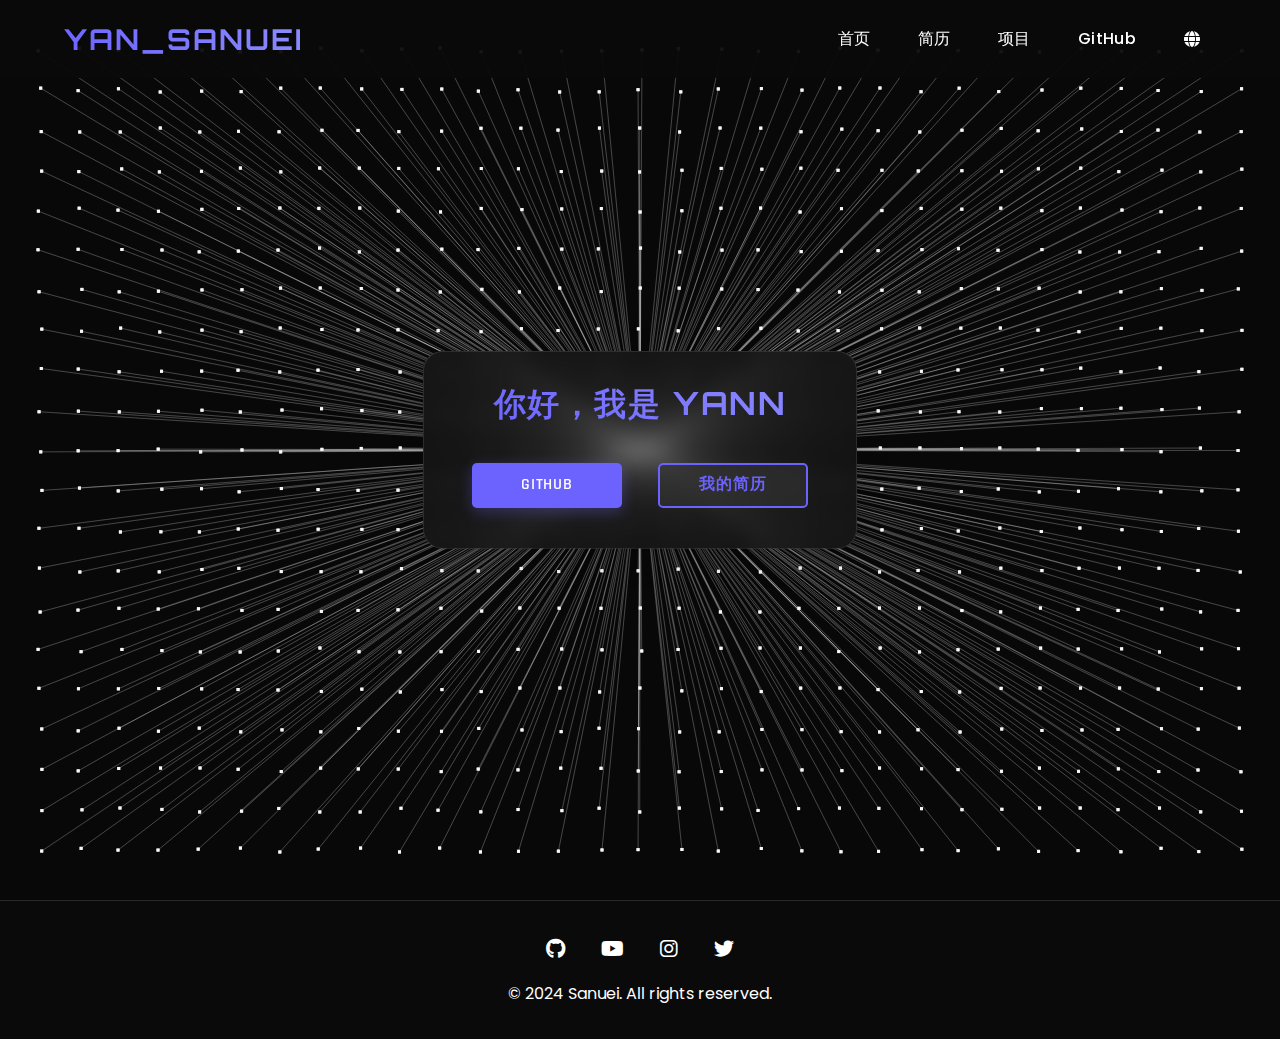
<file: index.html>
<!DOCTYPE html>
<html lang="zh">
<head>
    <!-- 基本元数据 -->
    <meta charset="UTF-8">
    <meta name="viewport" content="width=device-width, initial-scale=1.0">
    <title>Sanuei个人网站</title>
    
    <!-- 样式表引入 -->
    <link rel="stylesheet" href="css/style.css">
    <!-- Font Awesome 图标库 -->
    <link rel="stylesheet" href="https://cdnjs.cloudflare.com/ajax/libs/font-awesome/6.0.0/css/all.min.css">
</head>
<body>
    <!-- 导航栏 -->
    <nav class="navbar">
        <!-- 网站品牌/Logo -->
        <div class="nav-brand">
            <a href="index.html">Yan_Sanuei</a>
        </div>
        <!-- 移动端菜单按钮 -->
        <div class="nav-toggle" id="navToggle">
            <i class="fas fa-bars"></i>
        </div>
        <!-- 导航链接 -->
        <ul class="nav-links">
            <li><a href="index.html" data-i18n="home">首页</a></li>
            <li><a href="resume.html" data-i18n="resume">简历</a></li>
            <li><a href="projects.html" data-i18n="projects">项目</a></li>
            <li><a href="github.html" data-i18n="github">GitHub</a></li>
            <li class="language-dropdown">
                <a href="#" class="language-btn">
                    <i class="fas fa-globe"></i>
                </a>
                <div class="language-menu">
                    <a href="#" data-lang="zh" class="active">中文</a>
                    <a href="#" data-lang="en">English</a>
                    <a href="#" data-lang="ja">日本語</a>
                </div>
            </li>
        </ul>
    </nav>

    <!-- 主要内容区域 - 英雄区块 -->
    <main class="hero">
        <canvas id="heroCanvas"></canvas>
        <div class="hero-content">
            <!-- 个人介绍 -->
            <h1 data-i18n="hello">你好，我是杨尚卫 <span class="highlight">Sanuei</span></h1>
            <!-- 行动按钮 -->
            <div class="cta-buttons">
                <a href="github.html" class="btn primary" data-i18n="view-github">GitHub</a>
                <a href="resume.html" class="btn secondary" data-i18n="view-resume">我的简历</a>
            </div>

        </div>
    </main>

    <!-- 页脚区域 -->
    <footer>
        <!-- 社交媒体链接 -->
        <div class="social-links">
            <a href="https://github.com/Sanuei" target="_blank" rel="noopener"><i class="fab fa-github"></i></a>
            <a href="https://www.youtube.com/@sonicyann" target="_blank" rel="noopener"><i class="fab fa-youtube"></i></a>
            <a href="https://www.instagram.com/sonic_yann/" target="_blank" rel="noopener"><i class="fab fa-instagram"></i></a>
            <a href="https://twitter.com/yngshngwi6" target="_blank" rel="noopener"><i class="fab fa-twitter"></i></a>
        </div>
        <!-- 版权信息 -->
        <p>&copy; 2024 Sanuei. All rights reserved.</p>
    </footer>

    <!-- JavaScript 文件引入 -->
    <script src="js/main.js"></script>
    <script src="js/hero-animation.js"></script>
    <script src="js/i18n.js"></script>
</body>
</html>
</file>
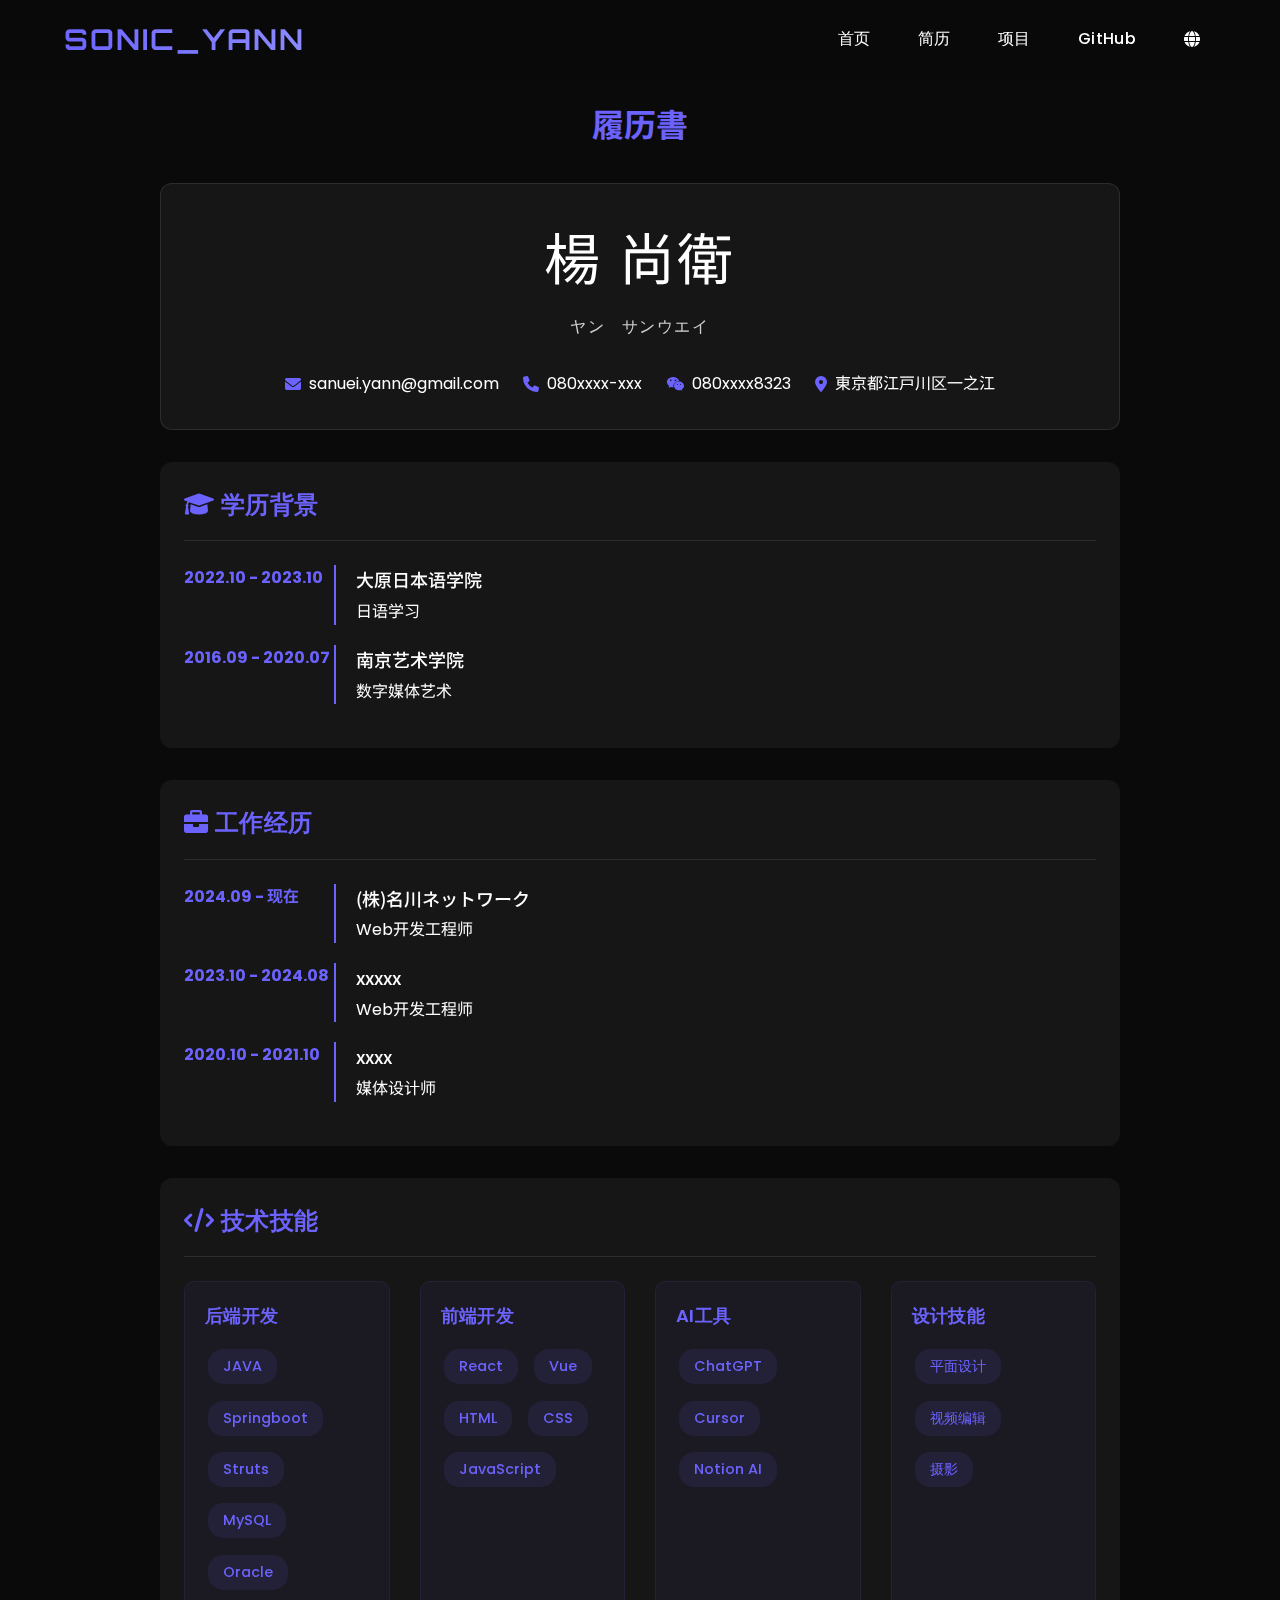
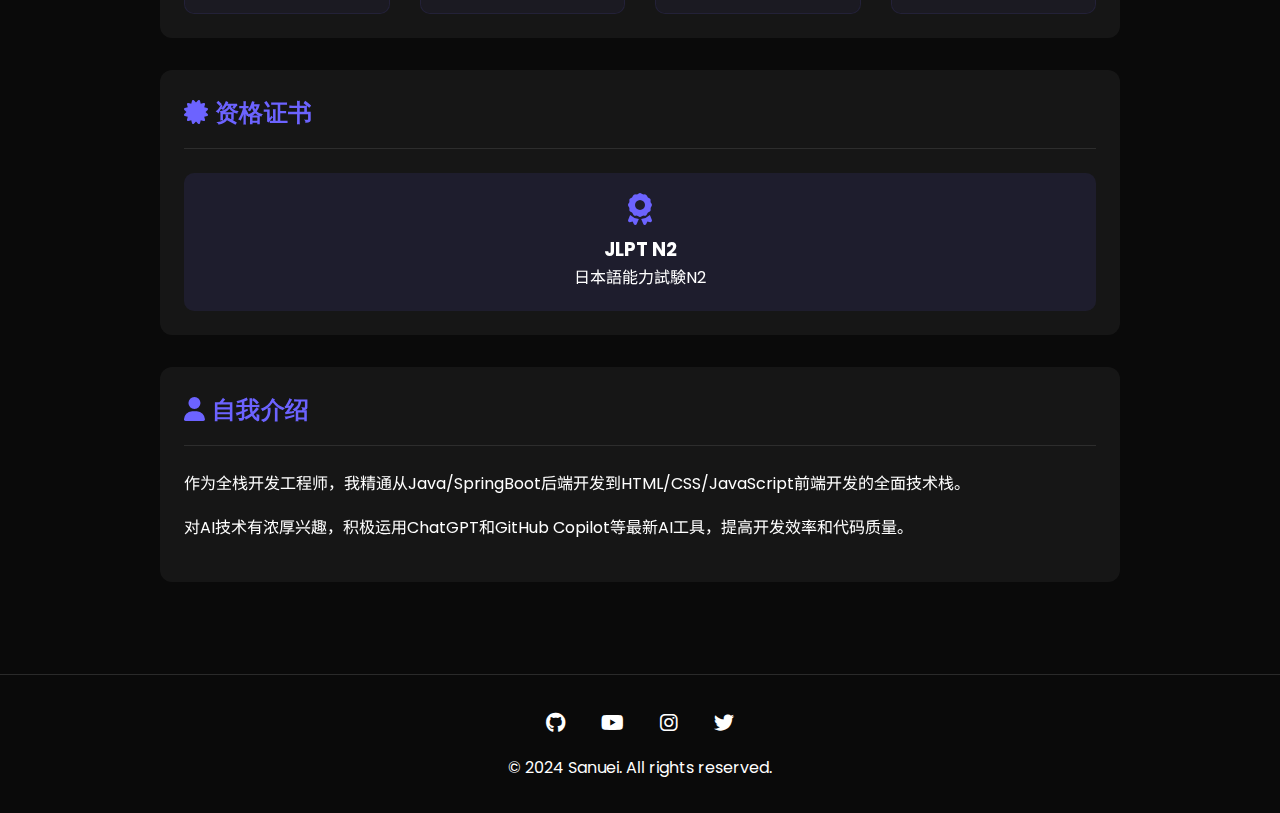
<file: resume.html>
<!DOCTYPE html>
<html lang="zh">
<head>
    <meta charset="UTF-8">
    <meta name="viewport" content="width=device-width, initial-scale=1.0">
    <title>个人简历 - Sanuei</title>
    <link rel="preconnect" href="https://fonts.googleapis.com">
    <link rel="preconnect" href="https://fonts.gstatic.com" crossorigin>
    <link rel="stylesheet" href="css/style.css">
    <link rel="stylesheet" href="css/resume.css">
    <link rel="stylesheet" href="https://cdnjs.cloudflare.com/ajax/libs/font-awesome/6.0.0/css/all.min.css">
</head>
<body>
    <!-- 导航栏部分与index.html相同 -->
    <nav class="navbar">
        <div class="nav-brand">
            <a href="index.html">SONIC_YANN</a>
        </div>
        <div class="nav-toggle" id="navToggle">
            <i class="fas fa-bars"></i>
        </div>
        <ul class="nav-links">
            <li><a href="index.html" data-i18n="home">首页</a></li>
            <li><a href="resume.html" data-i18n="resume">简历</a></li>
            <li><a href="projects.html" data-i18n="projects">项目</a></li>
            <li><a href="github.html" data-i18n="github">GitHub</a></li>
            <li class="language-dropdown">
                <a href="#" class="language-btn">
                    <i class="fas fa-globe"></i>
                </a>
                <div class="language-menu">
                    <a href="#" data-lang="zh" class="active">中文</a>
                    <a href="#" data-lang="en">English</a>
                    <a href="#" data-lang="ja">日本語</a>
                </div>
            </li>
        </ul>
    </nav>

    <main class="resume-container">
        <section class="resume-header-title">
            <h1 data-i18n="resume-title">履历書</h1>
        </section>

        <section class="resume-header">
            <div class="profile-info">
                <div class="name-block">
                    <div class="name-row">
                        <span class="surname" data-i18n="surname">楊</span>
                        <span class="firstname" data-i18n="firstname">尚衛</span>
                    </div>
                    <div class="name-phonetic">
                        <span data-i18n="surname-phonetic">ヤン</span>
                        <span data-i18n="firstname-phonetic">サンウエイ</span>
                    </div>
                </div>
                <div class="contact-info">
                    <p><i class="fas fa-envelope"></i> sanuei.yann@gmail.com</p>
                    <p><i class="fas fa-phone"></i> 080xxxx-xxx</p>
                    <p><i class="fab fa-weixin"></i> 080xxxx8323</p>
                    <p><i class="fas fa-map-marker-alt"></i> <span data-i18n="address">東京都</span></p>
                </div>
            </div>
        </section>

        <section class="resume-section">
            <h2><i class="fas fa-graduation-cap"></i> <span data-i18n="education">学历背景</span></h2>
            <div class="timeline">
                <div class="timeline-item">
                    <div class="date" data-i18n="study-period">2022.10 - 2023.10</div>
                    <div class="content">
                        <h3 data-i18n="school-1">大原日本語学院</h3>
                        <p data-i18n="major-1">日语学习</p>
                    </div>
                </div>
                <div class="timeline-item">
                    <div class="date">2016.09 - 2020.07</div>
                    <div class="content">
                        <h3 data-i18n="school-2">xxxx</h3>
                        <p data-i18n="major-2">xxxx</p>
                    </div>
                </div>
            </div>
        </section>

        <section class="resume-section">
            <h2><i class="fas fa-briefcase"></i> <span data-i18n="workExperience">工作经历</span></h2>
            <div class="timeline">
                <div class="timeline-item">
                    <div class="date">2024.09 - <span data-i18n="present">现在</span></div>
                    <div class="content">
                        <h3 data-i18n="company-1">xxxxx</h3>
                        <p data-i18n="position-1">Web开发工程师</p>
                    </div>
                </div>
                <div class="timeline-item">
                    <div class="date">2023.10 - 2024.08</div>
                    <div class="content">
                        <h3 data-i18n="company2">xxxxx</h3>
                        <p data-i18n="position2">Web开发工程师</p>
                    </div>
                </div>
                <div class="timeline-item">
                    <div class="date">2020.10 - 2021.10</div>
                    <div class="content">
                        <h3 data-i18n="company3">xxxx</h3>
                        <p data-i18n="position3">媒体设计师</p>
                    </div>
                </div>
            </div>
        </section>

        <section class="resume-section">
            <h2><i class="fas fa-code"></i> <span data-i18n="skills">技术技能</span></h2>
            <div class="skills-grid">
                <div class="skill-category">
                    <h3 data-i18n="backend-skills">后端开发</h3>
                    <div class="skill-tags">
                        <span class="tag">JAVA</span>
                        <span class="tag">Springboot</span>
                        <span class="tag">Struts</span>
                        <span class="tag">MySQL</span>
                        <span class="tag">Oracle</span>
                    </div>
                </div>
                <div class="skill-category">
                    <h3 data-i18n="frontend-skills">前端开发</h3>
                    <div class="skill-tags">
                        <span class="tag">React</span>
                        <span class="tag">Vue</span>
                        <span class="tag">HTML</span>
                        <span class="tag">CSS</span>
                        <span class="tag">JavaScript</span>
                    </div>
                </div>
                <div class="skill-category">
                    <h3 data-i18n="ai-tools">AI工具</h3>
                    <div class="skill-tags">
                        <span class="tag">ChatGPT</span>
                        <span class="tag">Cursor</span>
                        <span class="tag">Notion AI</span>
                    </div>
                </div>
                <div class="skill-category">
                    <h3 data-i18n="design-skills">设计技能</h3>
                    <div class="skill-tags">
                        <span class="tag" data-i18n="graphic-design">平面设计</span>
                        <span class="tag" data-i18n="video-editing">视频编辑</span>
                        <span class="tag" data-i18n="photography">摄影</span>
                    </div>
                </div>
            </div>
        </section>

        <section class="resume-section">
            <h2><i class="fas fa-certificate"></i> <span data-i18n="certificates">资格证书</span></h2>
            <div class="certificates">
                <div class="certificate">
                    <i class="fas fa-award"></i>
                    <h3>JLPT N2</h3>
                    <p data-i18n="jlpt-n2">日本語能力試験N2</p>
                </div>
            </div>
        </section>

        <section class="resume-section">
            <h2><i class="fas fa-user"></i> <span data-i18n="selfIntro">自我介绍</span></h2>
            <div class="self-introduction">
                <p data-i18n="intro-p1">作为全栈开发工程师，我精通从Java/SpringBoot后端开发到HTML/CSS/JavaScript前端开发的全面技术栈。</p>
                <p data-i18n="intro-p2">对AI技术有浓厚兴趣，积极运用ChatGPT和GitHub Copilot等最新AI工具，提高开发效率和代码质量。</p>
            </div>
        </section>
    </main>

    <!-- 页脚部分与index.html相同 -->
    <footer>
        <div class="social-links">
            <a href="https://github.com/Sanuei" target="_blank" rel="noopener"><i class="fab fa-github"></i></a>
            <a href="https://www.youtube.com/@sonicyann" target="_blank" rel="noopener"><i class="fab fa-youtube"></i></a>
            <a href="https://www.instagram.com/sonic_yann/" target="_blank" rel="noopener"><i class="fab fa-instagram"></i></a>
            <a href="https://twitter.com/yngshngwi6" target="_blank" rel="noopener"><i class="fab fa-twitter"></i></a>
        </div>
        <p>&copy; 2024 Sanuei. All rights reserved.</p>
    </footer>

    <script src="js/main.js"></script>
    <script src="js/i18n.js"></script>
</body>
</html>
</file>
<file: css/style.css>
/* 在CSS文件顶部添加字体引入 */
@import url('https://fonts.googleapis.com/css2?family=Orbitron:wght@400;500;600;700&family=Rajdhani:wght@400;500;600;700&family=Poppins:wght@400;500;600;700&family=Noto+Sans+SC:wght@400;500;700&display=swap');

/* 添加字体回退方案 */
:root {
    --primary-color: #6C63FF;    /* 主要强调色 - 用于重要元素和交互 */
    --background-color: #0A0A0A; /* 背景色 - 深色主题 */
    --text-color: #FFFFFF;       /* 文本颜色 */
    --secondary-color: #2A2A2A;  /* 次要背景色 - 用于卡片和区块 */
    --accent-color: #8A8AFF;     /* 辅助强调色 */
    --font-size-xs: 0.75rem;    /* 12px - 小号辅助文本 */
    --font-size-sm: 0.875rem;   /* 14px - 次要文本 */
    --font-size-base: 1rem;     /* 16px - 基础文本 */
    --font-size-lg: 1.125rem;   /* 18px - 大号文本 */
    --font-size-xl: 1.25rem;    /* 20px - 小标题 */
    --font-size-2xl: 1.5rem;    /* 24px - 中标题 */
    --font-size-3xl: 2rem;      /* 32px - 大标题 */
    --font-weight-normal: 400;
    --font-weight-medium: 500;
    --font-weight-semibold: 600;
    --font-weight-bold: 700;
    --font-primary: 'Orbitron', -apple-system, BlinkMacSystemFont, 'Segoe UI', Roboto, sans-serif;
    --font-secondary: 'Rajdhani', -apple-system, BlinkMacSystemFont, 'Segoe UI', Roboto, sans-serif;
    --font-text: 'Poppins', 'Noto Sans SC', -apple-system, BlinkMacSystemFont, 'Segoe UI', Roboto, sans-serif;
}

/* 全局重置样式 */
* {
    margin: 0;
    padding: 0;
    box-sizing: border-box;
}

/* 基础页面样式 */
body {
    font-family: var(--font-text);
    background-color: var(--background-color);
    color: var(--text-color);
    line-height: 1.6;
    margin: 0;
    padding: 0;
    overflow-x: hidden;
}

/* 导航栏样式 */
.navbar {
    display: flex;
    justify-content: space-between;
    align-items: center;
    padding: 1rem 5%;
    background-color: rgba(10, 10, 10, 0.95); /* 半透明背景 */
    position: fixed;
    width: 100%;
    top: 0;
    z-index: 1000; /* 确保导航栏始终在最上层 */
}

/* 导入Google字体 */
@import url('https://fonts.googleapis.com/css2?family=Orbitron:wght@700&family=Rajdhani:wght@400;600;700&display=swap');

/* 网站品牌样式 */
.nav-brand a {
    font-family: var(--font-primary);
    font-size: 1.8rem;
    font-weight: 700;  /* 使用粗体 */
    background: linear-gradient(45deg, #6C63FF, #8A8AFF, #6C63FF);  /* 更丰富的渐变 */
    background-size: 200% auto;
    -webkit-background-clip: text;
    background-clip: text;
    -webkit-text-fill-color: transparent;
    text-decoration: none;
    position: relative;
    transition: all 0.3s ease;
    letter-spacing: 2px;  /* 增加字间距 */
    text-transform: uppercase;  /* 转换为大写 */
    animation: gradient 3s linear infinite;  /* 添加渐变动画 */
}

/* 添加渐变动画 */
@keyframes gradient {
    0% { background-position: 0% center; }
    100% { background-position: 200% center; }
}

.nav-brand a:hover {
    transform: scale(1.05);
    text-shadow: 0 0 20px rgba(108, 99, 255, 0.6);  /* 增强光晕效果 */
}

/* 添加下划线动画效果 */
.nav-brand a::after {
    content: '';
    position: absolute;
    bottom: -4px;  /* 调整下划线位置 */
    left: 0;
    width: 0;
    height: 3px;  /* 增加下划线粗细 */
    background: linear-gradient(90deg, #6C63FF, #8A8AFF);
    transition: width 0.3s ease;
    box-shadow: 0 0 10px rgba(108, 99, 255, 0.8);  /* 增强发光效果 */
    border-radius: 2px;  /* 圆角下线 */
}

.nav-brand a:hover::after {
    width: 100%;
}

/* 移动端菜单按钮样式 */
.nav-toggle {
    display: none; /* 默认隐藏，在移动端显示 */
    color: var(--text-color);
    font-size: 1.5rem;
    cursor: pointer;
    padding: 0.5rem;
    border: none;
    background: none;
    transition: color 0.3s ease;
}

.nav-toggle:hover {
    color: var(--primary-color);
}

/* 导航链接列表样式 */
.nav-links {
    display: flex;
    list-style: none;
    margin: 0;
    padding: 0;
    gap: 1rem;
}

/* 导航链接样式 */
.nav-links li a,
.nav-links .language-menu a {
    color: var(--text-color);
    text-decoration: none;
    padding: 0.5rem 1rem;
    transition: color 0.3s ease;
    font-size: var(--font-size-base);
    font-weight: var(--font-weight-medium);
    font-family: 'Poppins', sans-serif;
}

.nav-links li a:hover {
    color: var(--primary-color);
}

/* 英雄区域样式 */
.hero {
    position: relative;
    height: 100vh;
    width: 100vw;
    margin: 0;
    padding: 0;
    display: flex;
    align-items: center;
    justify-content: center;
    overflow: hidden;
}

/* 英雄区域内容样式 */
.hero-content {
    position: relative;
    z-index: 2;
    padding: 2rem 2.5rem;
    max-width: 500px;
    margin: 0 auto;
    background: rgba(10, 10, 10, 0.6);
    border-radius: 20px;
    backdrop-filter: blur(10px);
    -webkit-backdrop-filter: blur(10px);
    box-shadow: 0 8px 32px rgba(0, 0, 0, 0.2);
    border: 1px solid rgba(255, 255, 255, 0.1);
    text-align: center;  /* 添加文字居中对齐 */
}

.hero-content h1 {
    font-family: var(--font-primary);
    font-size: var(--font-size-3xl);
    font-weight: var(--font-weight-bold);
    margin-bottom: 1.5rem;  /* 增加底部间距 */
    letter-spacing: 0.05em;
    line-height: 1.2;
    text-transform: uppercase;
    background: linear-gradient(45deg, #6C63FF, #8A8AFF);
    -webkit-background-clip: text;
    background-clip: text;
    -webkit-text-fill-color: transparent;
    text-align: center;  /* 确保标题居中 */
    width: 100%;  /* 确保标题占满容器宽度 */
}

.hero-content p {
    font-family: var(--font-secondary);
    font-size: var(--font-size-lg);
    font-weight: 600;  /* 稍微加粗 */
    margin-bottom: 0.4rem;
    color: var(--text-color);
    opacity: 0.9;
    letter-spacing: 0.03em;  /* 适当的字间距 */
}

/* 高亮文本样式 */
.highlight {
    font-family: var(--font-primary);
    color: var(--primary-color);
    font-weight: 700;
    letter-spacing: 0.05em;
}

/* 按钮基础样式 */
.btn {
    display: inline-block;
    padding: 0.8rem 1.5rem;
    margin: 0.5rem;
    border-radius: 5px;
    text-decoration: none;
    transition: all 0.3s ease;
    font-weight: var(--font-weight-medium);
    font-size: var(--font-size-base);
    font-family: var(--font-secondary);
    font-weight: 600;
    letter-spacing: 0.05em;
    text-transform: uppercase;  /* 按钮文字大写 */
    white-space: nowrap;  /* 防止文字换行 */
}

.btn:hover {
    transform: translateY(-2px);
    box-shadow: 0 6px 20px rgba(108, 99, 255, 0.4);
}

/* 主要按钮样式 */
.primary {
    background-color: var(--primary-color);
    color: white;
    border: none;
    box-shadow: 0 4px 15px rgba(108, 99, 255, 0.3);
}

/* 次要按钮样式 */
.secondary {
    background-color: rgba(255, 255, 255, 0.1);
    border: 2px solid var(--primary-color);
    color: var(--primary-color);
    backdrop-filter: blur(5px);
}

/* 更新页脚样式 */
footer {
    text-align: center;
    padding: 2rem;
    background-color: var(--background-color);
    border-top: 1px solid var(--secondary-color);
}

.social-links {
    margin-bottom: 1rem;
}

.social-links a {
    color: var(--text-color);
    font-size: var(--font-size-xl);
    margin: 0 1rem;
    transition: all 0.3s ease;
}

.social-links a:hover {
    color: var(--primary-color);
    transform: translateY(-2px);
}

/* 响应式设计 */
@media (max-width: 768px) {
    /* 移动端显示菜单按钮 */
    .nav-toggle {
        display: block;
    }

    /* 移动端导航菜单样式 */
    .nav-links {
        display: none;
        position: absolute;
        top: 100%;
        left: 0;
        width: 100%;
        background-color: var(--secondary-color);
        flex-direction: column;
        align-items: center;
        padding: 1rem 0;
        gap: 0;
    }

    /* 激活状态的导航菜单 */
    .nav-links.active {
        display: flex;
    }

    /* 移动端导航链接样式 */
    .nav-links li {
        width: 100%;
        text-align: center;
    }

    .nav-links li a {
        display: block;
        padding: 1rem;
        border-bottom: 1px solid rgba(255, 255, 255, 0.1);
    }

    /* 移除最后一个链接的底部边框 */
    .nav-links li:last-child a {
        border-bottom: none;
    }

    .hero-content {
        padding: 1.5rem;
        margin: 0 1rem;
        max-width: 400px;  /* 移动端更窄 */
    }

    .hero-content h1 {
        font-size: 1.8rem;
    }

    .hero-content p {
        font-size: 0.9rem;
    }

    :root {
        /* 移动端稍微缩小字体 */
        --font-size-3xl: 1.75rem;  /* 28px */
        --font-size-2xl: 1.375rem; /* 22px */
        --font-size-xl: 1.125rem;  /* 18px */
    }

    .cta-buttons {
        flex-direction: column;
        gap: 0.5rem;
    }

    .btn {
        width: 100%;
        text-align: center;
    }
}

#heroCanvas {
    position: absolute;
    top: 0;
    left: 0;
    width: 100vw;
    height: 100vh;
    z-index: 1;
    margin: 0;
    padding: 0;
}

.hero-content {
    position: relative;
    z-index: 2;
}

/* 添加语言切换按钮样式 */
.language-dropdown {
    position: relative;
}

.language-btn {
    display: flex;
    align-items: center;
    gap: 5px;
}

.language-menu {
    position: absolute;
    top: 100%;
    right: 0;
    background: var(--secondary-color);
    border-radius: 8px;
    padding: 0.5rem 0;
    min-width: 120px;
    opacity: 0.0;
    visibility: hidden;
    transform: translateY(10px);
    transition: all 0.3s ease;
    box-shadow: 0 4px 15px rgba(0, 0, 0, 0.2);
    backdrop-filter: blur(10px);
    -webkit-backdrop-filter: blur(10px);
}

.language-dropdown:hover .language-menu {
    opacity: 1;
    visibility: visible;
    transform: translateY(0);
}

.language-menu a {
    display: block;
    padding: 0.5rem 1rem;
    color: var(--text-color);
    text-decoration: none;
    transition: all 0.2s ease;
    text-align: left;
}

.language-menu a:hover {
    background: rgba(108, 99, 255, 0.1);
    color: var(--primary-color);
}

.language-menu a.active {
    color: var(--primary-color);
    background: rgba(108, 99, 255, 0.05);
}

/* 移动端适配 */
@media (max-width: 768px) {
    .language-menu {
        position: static;
        opacity: 1;
        visibility: visible;
        transform: none;
        box-shadow: none;
        padding: 0;
        display: flex;  /* 改为水平排列 */
        justify-content: center;  /* 水平居中 */
        width: 100%;
    }

    .language-dropdown {
        width: 100%;
    }

    .language-menu a {
        padding: 1rem;
        border-bottom: 1px solid rgba(255, 255, 255, 0.1);
        flex: 1;  /* 平均分配空间 */
        text-align: center;  /* 文字居中 */
        max-width: 120px;  /* 限制最大宽度 */
    }
}

/* 确保GitHub文本也使用相同的字体设置 */
.nav-links li a[href*="github"] {
    font-family: 'Poppins', sans-serif;
    font-weight: 500;
    letter-spacing: 0.02em;
}

/* 更新导航链接样式，确保图标垂直居中 */
.nav-links li a,
.language-btn {
    display: flex;
    align-items: center;
    justify-content: center;
    height: 100%;
    padding: 0.5rem 1rem;
}

.language-btn i {
    font-size: 1rem; /* 确保图标大小与文字一致 */
    line-height: 1;
}

/* 移动端按钮样式优化 */
@media (max-width: 768px) {
    .btn {
        padding: 0.6rem 1.2rem;  /* 减小内边距 */
        margin: 0.3rem;          /* 减小外边距 */
        font-size: var(--font-size-sm);  /* 小字体大小 */
    }

    .cta-buttons {
        display: flex;
        gap: 0.5rem;
        justify-content: center;
    }

    .btn:hover {
        transform: translateY(-1px);  /* 减小悬停效果 */
        box-shadow: 0 4px 12px rgba(108, 99, 255, 0.3);
    }
}

/* 超小屏幕适配 */
@media (max-width: 360px) {
    .btn {
        padding: 0.5rem 1rem;    /* 进一步减小内边距 */
        font-size: var(--font-size-xs);  /* 进一步减小字体 */
    }
}

/* 修改 CTA 按钮的样式 */
.cta-buttons {
    display: flex;
    gap: 20px;
    justify-content: center;
    align-items: center;
    margin-top: 2rem;
    width: 100%;  /* 确保按钮容器占满宽度 */
}

.btn {
    display: inline-flex;
    align-items: center;
    justify-content: center;
    min-width: 150px;
    height: 45px;
    padding: 0 24px;
    border-radius: 5px;
    font-size: 1rem;
    text-decoration: none;
    text-align: center;
    transition: all 0.3s ease;
    line-height: 1;
    flex: 1;  /* 让按钮平均分配空间 */
    max-width: 200px;  /* 限制最大宽度 */
}





/* 修改 CTA 按钮的样式 */
.cta-buttons {
    display: flex;
    gap: 20px;
    justify-content: center;
    align-items: center;
    margin-top: 2rem;
    width: 100%;  /* 确保按钮容器占满宽度 */
}

.btn {
    display: inline-flex;
    align-items: center;
    justify-content: center;
    min-width: 150px;
    height: 45px;
    padding: 0 24px;
    border-radius: 5px;
    font-size: 1rem;
    text-decoration: none;
    text-align: center;
    transition: all 0.3s ease;
    line-height: 1;
    flex: 1;  /* 让按钮平均分配空间 */
    max-width: 200px;  /* 限制最大宽度 */
}

/* 响应式设计 */
@media (max-width: 768px) {
    .cta-buttons {
        flex-direction: column;
        gap: 15px;  /* 减小按钮之间的间距 */
    }
    
    .btn {
        width: 100%;
        min-width: 200px;
        height: 40px;  /* 移动端稍微降低按钮高度 */
    }
}



.hero-buttons .btn {
    padding: 12px 28px; /* 增加上下内边距 */
    font-size: 1.1rem;
    border-radius: 6px;
    min-height: 48px; /* 确保最小高度 */
    display: inline-flex;
    align-items: center;
    justify-content: center;
} 

/* 移动端基础适配 */
@media (max-width: 768px) {
    /* 导航栏移动端样式 */
    .nav-toggle {
        display: block;
    }

    .nav-links {
        display: none;
        position: absolute;
        top: 100%;
        left: 0;
        width: 100%;
        background-color: var(--secondary-color);
        flex-direction: column;
        align-items: center;
        padding: 1rem 0;
    }

    .nav-links.active {
        display: flex;
    }

    .nav-links li {
        width: 100%;
        text-align: center;
    }

    .nav-links li a {
        display: block;
        padding: 1rem;
        border-bottom: 1px solid rgba(255, 255, 255, 0.1);
    }

    .nav-links li:last-child a {
        border-bottom: none;
    }

    /* 语言切换器移动端样式 */
    .language-menu {
        position: static;
        opacity: 1;
        visibility: visible;
        transform: none;
        box-shadow: none;
        padding: 0;
        display: flex;  /* 改为水平排列 */
        justify-content: center;  /* 水平居中 */
        width: 100%;
    }

    .language-dropdown {
        width: 100%;
    }

    .language-menu a {
        padding: 1rem;
        border-bottom: 1px solid rgba(255, 255, 255, 0.1);
        flex: 1;  /* 平均分配空间 */
        text-align: center;  /* 文字居中 */
        max-width: 120px;  /* 限制最大宽度 */
    }

    /* 英雄区域移动端样式 */
    .hero-content {
        padding: 1.5rem;
        margin: 0 1rem;
        max-width: 400px;
    }

    .hero-content h1 {
        font-size: 1.8rem;
    }

    .hero-content p {
        font-size: 0.9rem;
    }

    /* 按钮移动端样式 */
    .hero-buttons, .cta-buttons {
        flex-direction: row;
        gap: 15px;
        margin-top: 2rem;
        padding: 0 15px;
    }

    .btn {
        flex: 1;
        min-width: 0;
        height: 48px;
        padding: 0 20px;
        font-size: 1rem;
        max-width: none;
    }
}

/* 超小屏幕适配 */
@media (max-width: 360px) {
    /* 英雄区域超小屏幕样式 */
    .hero-content {
        padding: 1rem;
        margin: 0 0.5rem;
    }

    .hero-content h1 {
        font-size: 1.6rem;
    }

    .hero-content p {
        font-size: 0.85rem;
    }

    /* 按钮超小屏幕样式 */
    .hero-buttons, .cta-buttons {
        gap: 10px;
        padding: 0 10px;
    }

    .btn {
        height: 46px;
        padding: 0 15px;
        font-size: 0.95rem;
    }

    /* 导航栏超小屏幕样式 */
    .nav-brand a {
        font-size: 1.5rem;
    }

    .nav-links li a {
        padding: 0.8rem;
        font-size: 0.9rem;
    }
}

/* 确保移动端按钮文字也不换行 */
@media (max-width: 768px) {
    .btn {
        white-space: nowrap;
        overflow: hidden;
        text-overflow: ellipsis;
    }
}
</file>
<file: css/resume.css>
/* 简历页面容器 */
.resume-container {
    max-width: 1000px;
    margin: 80px auto 40px;
    padding: 20px;
}

/* 简历头部样式 */
.resume-header {
    text-align: center;
    margin-bottom: 2rem;
    padding: 2rem;
    background: rgba(255, 255, 255, 0.05);
    border-radius: 12px;
    backdrop-filter: blur(10px);
    -webkit-backdrop-filter: blur(10px);
    border: 1px solid rgba(255, 255, 255, 0.1);
}

.profile-info h1 {
    font-size: 2.5rem;
    margin-bottom: 20px;
    color: var(--primary-color);
}

.name-phonetic {
    font-size: 1rem;
    color: var(--text-color);
    opacity: 0.8;
}

.contact-info {
    display: flex;
    justify-content: center;
    flex-wrap: wrap;
    gap: 1.5rem;
}

.contact-info p {
    display: flex;
    align-items: center;
    gap: 0.5rem;
    font-size: var(--font-size-base);
    color: var(--text-color);
}

.contact-info i {
    color: var(--primary-color);
}

/* 简历部分通用样式 */
.resume-section {
    background: rgba(255, 255, 255, 0.05);
    border-radius: 12px;
    padding: 1.5rem;
    margin-bottom: 2rem;
    transition: transform 0.3s ease;
    backdrop-filter: blur(10px);
    -webkit-backdrop-filter: blur(10px);
}

.resume-section:hover {
    transform: translateY(-5px);
}

.resume-section h2 {
    color: var(--primary-color);
    font-size: 1.2rem;
    margin-bottom: 1.5rem;
    padding-bottom: 1rem;
    border-bottom: 1px solid rgba(255, 255, 255, 0.1);
}

/* 时间线样式 */
.timeline {
    position: relative;
}

.timeline-item {
    display: flex;
    margin-bottom: 20px;
    position: relative;
}

.timeline-item .date {
    min-width: 150px;
    color: var(--primary-color);
    font-weight: bold;
}

.timeline-item .content {
    flex: 1;
    padding-left: 20px;
    border-left: 2px solid var(--primary-color);
}

.timeline-item .content h3 {
    margin-bottom: 5px;
}

/* 技能网格 */
.skills-grid {
    display: grid;
    grid-template-columns: repeat(auto-fit, minmax(200px, 1fr));
    gap: 30px;
}

.skill-category {
    background: rgba(108, 99, 255, 0.05);
    padding: 20px;
    border-radius: 10px;
    border: 1px solid rgba(108, 99, 255, 0.1);
}

.skill-category h3 {
    color: var(--primary-color);
    margin-bottom: 15px;
    font-size: 1.2rem;
}

.skill-tags {
    display: flex;
    flex-wrap: wrap;
    gap: 10px;
}

.tag {
    background: rgba(108, 99, 255, 0.1);
    color: var(--primary-color);
    padding: 6px 15px;
    border-radius: 15px;
    font-size: 0.9rem;
    display: inline-block;
    margin: 0.2rem;
    transition: all 0.3s ease;
}

.tag:hover {
    background: rgba(108, 99, 255, 0.2);
    transform: translateY(-2px);
}

/* 证书样式 */
.certificates {
    display: grid;
    grid-template-columns: repeat(auto-fit, minmax(200px, 1fr));
    gap: 20px;
}

.certificate {
    text-align: center;
    padding: 20px;
    background: rgba(108, 99, 255, 0.1);
    border-radius: 10px;
}

.certificate i {
    font-size: 2rem;
    color: var(--primary-color);
    margin-bottom: 10px;
}

/* 自我介绍样式 */
.self-introduction {
    line-height: 1.8;
}

.self-introduction p {
    margin-bottom: 15px;
}

/* 响应式设计 */
@media (max-width: 768px) {
    .timeline-item {
        flex-direction: column;
    }
    
    .timeline-item .date {
        margin-bottom: 10px;
    }
    
    .contact-info {
        flex-direction: column;
        align-items: center;
    }
} 

/* 更新姓名块样式 */
.name-block {
    margin-bottom: 2rem;
    text-align: center;
}

.name-block h1 {
    display: inline-block;
    margin-bottom: 0.5rem;
}

.name-row {
    display: flex;
    justify-content: center;
    gap: 1rem;
    font-size: var(--font-size-3xl);
    margin-bottom: 0.5rem;
    color: var(--text-color);
}

.name-phonetic {
    display: flex;
    justify-content: center;
    gap: 1rem;
    font-size: var(--font-size-base);
    color: var(--text-color);
    opacity: 0.8;
    margin-bottom: 1.5rem;
}

/* 语言切换按钮样式 */
.language-switcher {
    position: absolute;
    top: 100px;
    right: 1rem;
    display: flex;
    gap: 0.5rem;
    z-index: 100;
}

.lang-btn {
    padding: 0.5rem 1rem;
    border: 1px solid var(--primary-color);
    background: rgba(42, 42, 42, 0.9);
    color: var(--text-color);
    border-radius: 4px;
    cursor: pointer;
    transition: all 0.3s ease;
    font-family: 'Poppins', sans-serif;
    font-weight: 500;
    font-size: 0.9rem;
    backdrop-filter: blur(5px);
    -webkit-backdrop-filter: blur(5px);
}

.lang-btn.active {
    background: var(--primary-color);
    color: white;
}

.lang-btn:hover {
    background: var(--primary-color);
    color: white;
} 

/* 更新字体样式 */
.name-block h1 {
    font-family: 'Noto Sans JP', 'Noto Sans SC', sans-serif;
    font-weight: 700;
}

.name-row {
    font-size: 3.5rem;
    letter-spacing: 0.05em;
}

.name-phonetic {
    font-family: 'Noto Sans JP', sans-serif;
    font-size: 1.1rem;
    letter-spacing: 0.1em;
    margin-top: 0.5rem;
}

.resume-section h2 {
    font-family: 'Poppins', sans-serif;
    font-weight: 600;
    letter-spacing: 0.02em;
}

.timeline-item h3 {
    font-family: 'Noto Sans JP', 'Noto Sans SC', sans-serif;
    font-weight: 500;
}

.skill-category h3 {
    font-family: 'Poppins', sans-serif;
    font-weight: 600;
    letter-spacing: 0.02em;
}

.tag {
    font-family: 'Poppins', sans-serif;
    font-weight: 500;
} 

/* 更新技能标签样式，与项目页面的标签保持一致 */
.skill-tag {
    background: rgba(255, 255, 255, 0.1);
    color: var(--primary-color);
    padding: 0.3rem 0.8rem;
    border-radius: 12px;
    font-size: 0.8rem;
    margin: 0.25rem;
    display: inline-block;
} 

/* 简历页面文字规范 */
.resume-header h1 {
    font-size: var(--font-size-3xl);
    font-weight: var(--font-weight-bold);
}

.name-phonetic {
    font-size: var(--font-size-base);
}

.resume-section h2 {
    font-size: var(--font-size-2xl);
    font-weight: var(--font-weight-semibold);
}

.timeline-item h3 {
    font-size: var(--font-size-lg);
    font-weight: var(--font-weight-medium);
}

.timeline-item p {
    font-size: var(--font-size-base);
}

.skill-category h3 {
    font-size: var(--font-size-lg);
    font-weight: var(--font-weight-semibold);
}

.skill-tag {
    font-size: var(--font-size-sm);
    font-weight: var(--font-weight-medium);
} 

/* 添加页面标题样式 */
.resume-header-title {
    text-align: center;
    margin-bottom: 2rem;
}

.resume-header-title h1 {
    font-size: var(--font-size-3xl);
    font-weight: var(--font-weight-bold);
    color: var(--primary-color);
}
</file>
